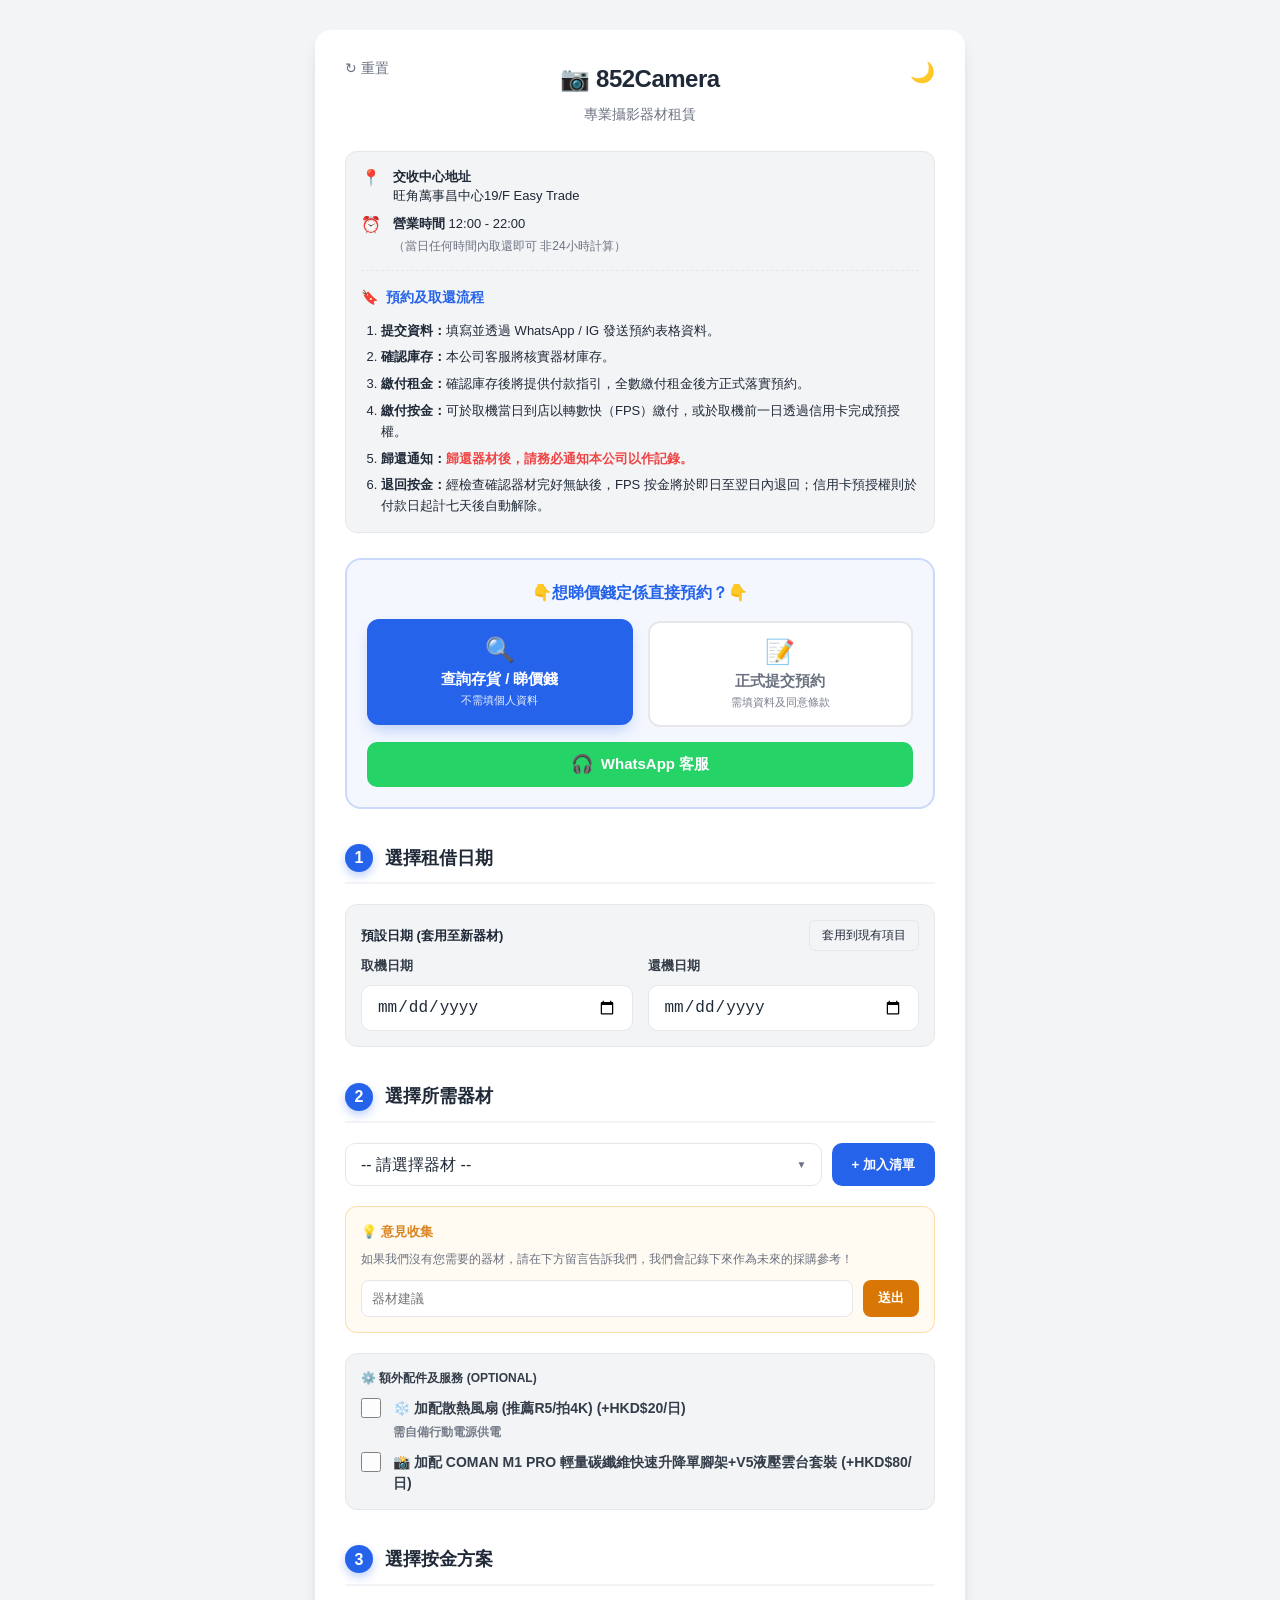
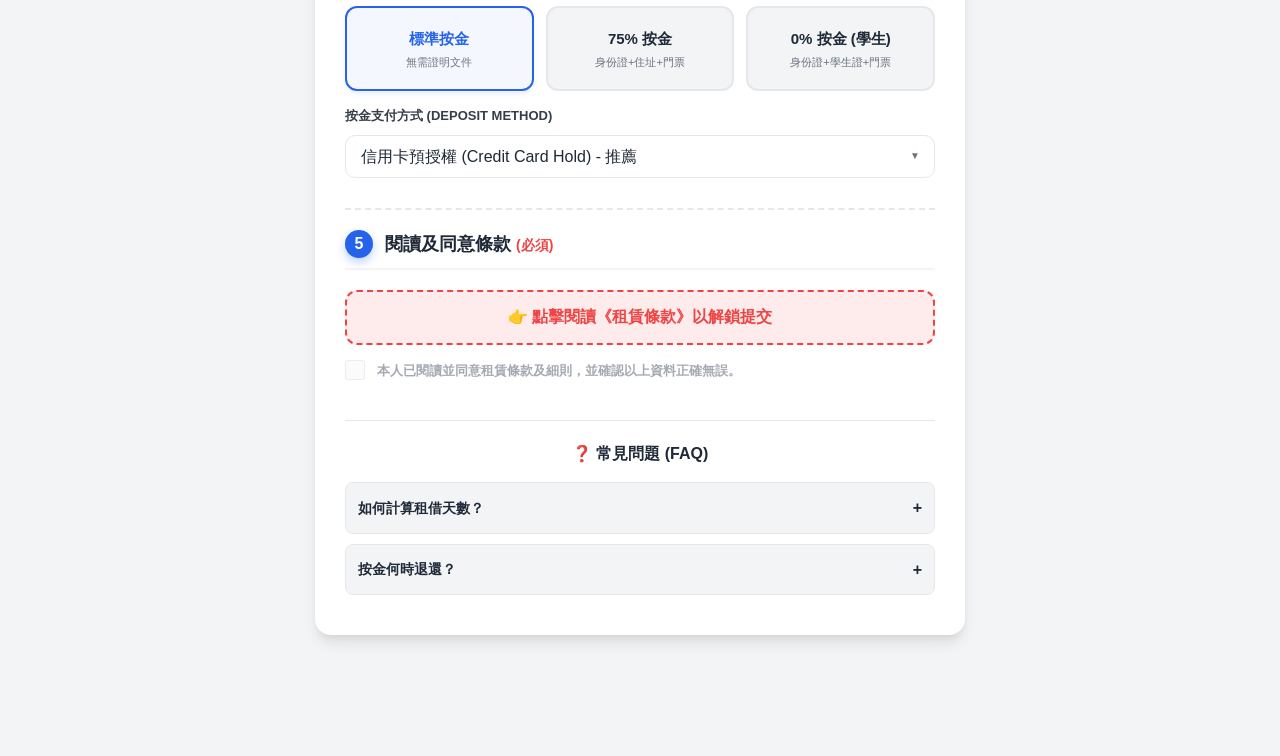
<file: index.html>
<!DOCTYPE html>
<html lang="zh-Hant">
<head>
  <meta charset="UTF-8" />
  <meta name="viewport" content="width=device-width, initial-scale=1.0, maximum-scale=1.0, user-scalable=no" />
  <title>852CAMERA 租借計算器</title>
  
  <link rel="stylesheet" href="css/style.css" />
</head>
<body>

  <div class="container">
    <button class="reset-btn" onclick="resetForm()" title="重置表格">↻ 重置</button>
    <button class="theme-toggle" onclick="toggleTheme()" title="切換深色模式"><span id="theme-icon">🌙</span></button>

    <header>
      <h2>📷 852Camera</h2>
      <div class="subtitle">專業攝影器材租賃</div>
    </header>

    <div class="shop-info">
        <div class="shop-info-row">
            <span class="shop-info-icon">📍</span>
            <div class="shop-info-text">
                <strong>交收中心地址</strong><br>
                旺角萬事昌中心19/F Easy Trade
            </div>
        </div>
        <div class="shop-info-row">
            <span class="shop-info-icon">⏰</span>
            <div class="shop-info-text">
                <strong>營業時間</strong> 12:00 - 22:00<br>
                <span class="shop-info-sub">（當日任何時間內取還即可 非24小時計算）</span>
            </div>
        </div>

        <div style="border-top: 1px dashed var(--border-color); margin-top: 15px; padding-top: 15px;">
            <div style="font-size: 14px; font-weight: 800; color: var(--primary-color); margin-bottom: 12px; display: flex; align-items: center; gap: 8px;">
                <span>🔖</span> 預約及取還流程
            </div>
            <ol style="margin: 0; padding-left: 20px; font-size: 13px; color: var(--text-main); line-height: 1.6;">
                <li style="margin-bottom: 6px;"><strong>提交資料：</strong>填寫並透過 WhatsApp / IG 發送預約表格資料。</li>
                <li style="margin-bottom: 6px;"><strong>確認庫存：</strong>本公司客服將核實器材庫存。</li>
                <li style="margin-bottom: 6px;"><strong>繳付租金：</strong>確認庫存後將提供付款指引，全數繳付租金後方正式落實預約。</li>
                <li style="margin-bottom: 6px;"><strong>繳付按金：</strong>可於取機當日到店以轉數快（FPS）繳付，或於取機前一日透過信用卡完成預授權。</li>
                <li style="margin-bottom: 6px;"><strong>歸還通知：</strong><span style="color: var(--danger-color); font-weight: bold;">歸還器材後，請務必通知本公司以作記錄。</span></li>
                <li><strong>退回按金：</strong>經檢查確認器材完好無缺後，FPS 按金將於即日至翌日內退回；信用卡預授權則於付款日起計七天後自動解除。</li>
            </ol>
        </div>
    </div>
    <div class="mode-container">
        <div class="mode-title">👇想睇價錢定係直接預約？👇</div>
        <div class="mode-selector">
            <button class="mode-btn active" onclick="setMode('inquiry')" id="btnModeInquiry">
                <span class="mode-btn-icon">🔍</span>
                <span class="mode-btn-title">查詢存貨 / 睇價錢</span>
                <span class="mode-btn-sub">不需填個人資料</span>
            </button>
            <button class="mode-btn" onclick="setMode('booking')" id="btnModeBooking">
                <span class="mode-btn-icon">📝</span>
                <span class="mode-btn-title">正式提交預約</span>
                <span class="mode-btn-sub">需填資料及同意條款</span>
            </button>
        </div>
        
        <button type="button" class="btn-main btn-whatsapp" onclick="window.open('https://api.whatsapp.com/send/?phone=85257409553', '_blank')" style="margin-top: 15px; min-height: 45px; flex-direction: row; justify-content: center; gap: 8px; padding: 10px;">
            <span style="font-size: 18px;">🎧</span>
            <span style="font-size: 15px; font-weight: 700;">WhatsApp 客服</span>
        </button>
    </div>
    
    <div class="step-header">
        <div class="step-number">1</div>
        <div class="step-title">選擇租借日期</div>
    </div>
    <div class="date-row">
      <div style="grid-column: 1/-1; display: flex; justify-content: space-between; align-items: center; margin-bottom: -10px;">
        <span style="font-size:13px; font-weight:600;">預設日期 (套用至新器材)</span>
        <button class="btn-sm" onclick="applyDatesToAll()">套用到現有項目</button>
      </div>
      <div class="form-group" style="margin-bottom:0;">
        <label for="startDate">取機日期</label>
        <input type="date" id="startDate" onchange="handleGlobalDateChange()" />
      </div>
      <div class="form-group" style="margin-bottom:0;">
        <label for="endDate">還機日期</label>
        <input type="date" id="endDate" onchange="calculatePrice()"/>
        
        <div class="quick-dates" id="quickDates" style="display:none;">
          <div class="chip" onclick="setQuickDate(1)">+1日</div>
          <div class="chip" onclick="setQuickDate(3)">+3日</div>
          <div class="chip" onclick="setQuickDate(5)">+5日</div>
          <div class="chip" onclick="setQuickDate(7)">+7日</div>
        </div>
      </div>
    </div>

    <div class="step-header">
        <div class="step-number">2</div>
        <div class="step-title">選擇所需器材</div>
    </div>
    <div class="form-group">
      <div class="product-selector-group">
        <div class="select-wrapper">
          <select id="productSelector">
            <option value="">-- 請選擇器材 --</option>
            </select>
        </div>
        <button type="button" class="btn-add" onclick="addProduct()">+ 加入清單</button>
      </div>
      <div id="selectedItemsList" class="selected-items-list" style="display:none;"></div>
    </div>

    <div style="background:rgba(245, 158, 11, 0.05); padding:15px; border-radius:12px; margin-bottom:20px; border:1px solid rgba(245, 158, 11, 0.3);">
        <label style="font-size:13px; margin-bottom:8px; color: #d97706; display: block; font-weight: bold;">
            💡 意見收集
        </label>
        <div style="font-size:12px; color:var(--text-muted); margin-bottom:12px; line-height: 1.4;">
            如果我們沒有您需要的器材，請在下方留言告訴我們，我們會記錄下來作為未來的採購參考！
        </div>
        
        <div style="display: flex; gap: 10px;">
            <input type="text" id="honeyPot" name="botcheck" style="display:none;" tabindex="-1" autocomplete="off">
            
            <input type="text" id="customWishlist" placeholder="器材建議" style="flex: 1; padding: 10px; font-size: 13px; border: 1px solid var(--border-color); border-radius: 8px; background: var(--card-bg); color: var(--text-main);">
            <button type="button" onclick="submitWishlist()" style="background: #d97706; color: white; border: none; padding: 0 15px; border-radius: 8px; cursor: pointer; font-weight: bold; font-size: 13px; white-space: nowrap; transition: var(--transition);">送出</button>
        </div>
        
        <div id="wishlistFeedback" style="display:none; font-size: 12px; color: var(--success-color); margin-top: 10px; font-weight: bold;">
            ✅ 感謝您的建議！我們已默默記錄下來了。
        </div>
    </div>
    
    <div style="background:var(--bg-color); padding:15px; border-radius:12px; margin-bottom:20px; border:1px solid var(--border-color);">
        <label style="font-size:12px; margin-bottom:10px;">⚙️ 額外配件及服務 (Optional)</label>
        <label class="checkbox-wrapper" style="align-items: flex-start; margin-bottom:10px;">
            <input type="checkbox" id="coolingFanToggle" onchange="calculatePrice()">
            <div>
                <span class="checkbox-text">❄️ 加配散熱風扇 (推薦R5/拍4K) (+HKD$20/日)</span>
                <span class="checkbox-subtext" style="color:var(--text-muted);">需自備行動電源供電</span>
            </div>
        </label>
        <label class="checkbox-wrapper" style="align-items: flex-start; margin-bottom:0;">
            <input type="checkbox" id="comanTripodToggle" onchange="calculatePrice()">
            <div>
                <span class="checkbox-text">📸 加配 COMAN M1 Pro 輕量碳纖維快速升降單腳架+V5液壓雲台套裝 (+HKD$80/日)</span>
            </div>
        </label>
    </div>
    <div class="step-header">
        <div class="step-number">3</div>
        <div class="step-title">選擇按金方案</div>
    </div>
    <div class="deposit-grid">
      <div class="deposit-card active" onclick="setDepositRate(1, this)" data-rate="1">
        <div class="dep-percent">標準按金</div>
        <div class="dep-desc">無需證明文件</div>
      </div>
      <div class="deposit-card" onclick="setDepositRate(0.75, this)" data-rate="0.75">
        <div class="dep-percent">75% 按金</div>
        <div class="dep-desc">身份證+住址+門票</div>
      </div>
      <div class="deposit-card" onclick="setDepositRate(0, this)" data-rate="0">
        <div class="dep-percent">0% 按金 (學生)</div>
        <div class="dep-desc">身份證+學生證+門票</div>
      </div>
    </div>
    
    <div class="form-group" id="depositPaymentGroup">
      <label>按金支付方式 (Deposit Method)</label>
      <div class="select-wrapper">
        <select id="depositPaymentMethod" onchange="calculatePrice()">
          <option value="Credit Card">信用卡預授權 (Credit Card Hold) - 推薦</option>
          <option value="FPS">FPS 轉數快 / 銀行轉帳</option>
        </select>
      </div>
    </div>

    <div id="step4Container" style="display:none; animation: fadeIn 0.4s ease;">
        <div class="step-header">
            <div class="step-number">4</div>
            <div class="step-title">填寫租用者資料</div>
        </div>
        <div class="deposit-note" style="margin-bottom: 15px;">
            ⚠️ 請確保資料填寫正確
        </div>
        <div class="form-group">
            <label>姓名</label>
            <input type="text" id="customerName" placeholder="輸入您的稱呼" oninput="validateBookingForm()">
        </div>
        <div class="form-group">
            <label>電郵</label>
            <input type="email" id="customerEmail" placeholder="example@email.com" oninput="validateBookingForm()">
            <div id="emailError" style="display:none; color: var(--danger-color); font-size: 12px; margin-top: 5px;">⚠️ 請輸入有效的電郵格式</div>
        </div>
        <div class="form-group">
            <label>取機人電話號碼</label>
            <input type="tel" id="customerPhone" placeholder="8位數字電話號碼" maxlength="8" oninput="this.value = this.value.replace(/\D/g,''); validateBookingForm()">
            <div id="phoneError" style="display:none; color: var(--danger-color); font-size: 12px; margin-top: 5px;">⚠️ 請輸入有效的8位數字</div>
        </div>
        <div class="form-group">
            <label>租金付款方式 (Rental Fee Payment)</label>
            <div class="select-wrapper">
                <select id="paymentMethod" onchange="validateBookingForm()">
                <option value="">-- 請選擇 --</option>
                <option value="FPS">FPS 轉數快</option>
                <option value="Alipay">AlipayHK</option>
                <option value="Credit Card">信用卡 (Credit Card)</option>
                </select>
            </div>
        </div>
    </div>

    <div id="result"></div>

    <div id="step5Container" style="display:none; animation: fadeIn 0.4s ease; margin-top: 30px; border-top: 2px dashed var(--border-color); padding-top:20px;">
        <div class="step-header" style="margin-top:0;">
            <div class="step-number">5</div>
            <div class="step-title">閱讀及同意條款 <span style="color:var(--danger-color); font-size:14px;">(必須)</span></div>
        </div>
        
        <button id="btnReadTNC" class="tnc-read-btn" onclick="openTermsModal(event)">
            👉 點擊閱讀《租賃條款》以解鎖提交
        </button>

        <label class="checkbox-wrapper" id="termsWrapper" style="opacity: 0.6; pointer-events: none;">
            <input type="checkbox" id="termsCheck" disabled onchange="validateBookingForm()">
            <span class="checkbox-text" style="font-size: 13px; font-weight:bold;">本人已閱讀並同意租賃條款及細則，並確認以上資料正確無誤。</span>
        </label>
    </div>

    <div class="btn-group" id="actionButtonsInquiry" style="display:none; margin-top: 20px;">
        <div class="deposit-note" id="inquiryValidationHint" style="margin-bottom: 15px; text-align:center;">
            請點擊閱讀上方《租賃條款》並勾選同意以解鎖查詢按鈕
        </div>
        <div class="btn-row">
            <button id="btnWhatsappInquiry" class="btn-main btn-whatsapp" disabled onclick="sendWhatsapp()">
              <span class="btn-icon">💬</span> 
              <div class="btn-content">
                  <span class="btn-title">WhatsApp 查詢</span>
                  <span class="btn-subtitle">直接傳送清單</span>
              </div>
            </button>
            <button id="btnCopyInquiry" class="btn-main btn-copy" disabled onclick="copyQuote(this)">
                <span class="btn-icon">📋</span>
                <div class="btn-content">
                    <span class="btn-title">複製清單 (IG)</span>
                    <span class="btn-subtitle">貼上至 IG DM 查詢</span>
                </div>
            </button>
        </div>
    </div>

    <div class="btn-group" id="actionButtonsBooking" style="display:none; margin-top: 20px;">
        <div class="deposit-note" id="bookingValidationHint" style="margin-bottom:0; text-align:center;">
            請完成上方進度要求以解鎖預約按鈕
        </div>
        <div class="btn-row">
            <button id="btnWhatsapp" class="btn-main btn-whatsapp" disabled onclick="sendWhatsapp()">
              <span class="btn-icon">💬</span> 
              <div class="btn-content">
                  <span class="btn-title">WhatsApp 預約</span>
                  <span class="btn-subtitle">直接傳送資料表</span>
              </div>
            </button>
            <button id="btnCopy" class="btn-main btn-copy" disabled onclick="copyQuote(this)">
                <span class="btn-icon">📋</span>
                <div class="btn-content">
                    <span class="btn-title">複製資料表 (IG)</span>
                    <span class="btn-subtitle">貼上至 IG DM 預約</span>
                </div>
            </button>
        </div>
    </div>

    <div class="faq-container">
        <div class="faq-title">❓ 常見問題 (FAQ)</div>
        <details>
            <summary>如何計算租借天數？</summary>
            <div class="faq-content">取機日當天不計算租金。例如：1號取機，3號還機，租期為2天。</div>
        </details>
        <details>
            <summary>按金何時退還？</summary>
            <div class="faq-content">還機後通知客服，檢查無誤後，FPS按金即日/+1日退還。信用卡預授權付款後7個工作天解除。</div>
        </details>
    </div>
  </div>
  
  <div id="stickyTotal" class="sticky-total">
      <div class="sticky-top-row">
          <div style="font-weight:bold; font-size:16px;">總計: <span id="stickyPrice" style="color:var(--primary-color)">$0</span></div>
          <div id="stickyGuidance" class="sticky-guidance-text"></div>
      </div>
      <div class="progress-container">
          <div id="progressBar" class="progress-bar"></div>
      </div>
  </div>
  
  <div id="toast" class="toast">訊息提示</div>

  <div id="termsModal" class="modal-overlay" onclick="closeTermsModal(event)">
      <div class="modal-content">
          <div class="modal-header">
              <h3>📜 租賃條款及細則</h3>
              <button class="close-modal" onclick="closeTermsModal(event)">×</button>
          </div>
          <div class="modal-body" id="modalTermsBody" onscroll="checkTermsScroll()">
              <h4>一、 預約、付款與取消政策</h4>
              <ul>
                  <li>預約一經確認及完成付款，所有已繳付之費用概不退還。</li>
                  <li>如承租人於提取器材時未能提供所需之按金，本公司有權取消交易，而已繳付之租金及相關費用將不予退還。</li>
              </ul>
              <h4>二、 按金政策</h4>
              <ul>
                  <li>如以信用卡繳付按金，該筆款項僅作信用額度預留（授權凍結），並不構成實際資金交易。若器材歸還後經檢查確認無誤，本公司將解除該預留額度。</li>
                  <li>如器材因人為因素導致損壞而需進行維修，本公司有權暫時扣留部分或全部按金，直至維修報價落實及維修工作完成，以作扣除相關費用之用。</li>
                  <li>歸還後確認器材狀況正常，按金會於歸還翌日內原路退回(FPS)/付款日七天自動解除(信用卡)。</li>
              </ul>
              <h4>三、 學生免按金優惠（如適用）</h4>
              <ul>
                  <li>申請人必須為承租人本人，並須提交印有有效日期且仍在有效期內之學生證正本+於租借期間內舉行之活動門票正本+身份證正本</li>
                  <li>本優惠僅適用於本地全日制之中學生及大專生（本科 Undergraduate 或以下級別）。</li>
                  <li>除當日租借外，免按金申請及相關證明文件必須於預計提取器材時間前至少二十四小時提交。逾期提交者，該申請將不獲受理，承租人必須繳付標準按金方可租用器材。</li>
              </ul>
              <h4>四、 器材提取與狀態確認</h4>
              <ul>
                  <li>承租人於提取器材時，有責任即場檢查器材之外觀及操作功能。器材一經提取，即代表承租人確認該器材處於正常運作及良好狀態。其後提出之任何損壞或故障，均將視作於租借期間發生。</li>
              </ul>
              <h4>五、 器材使用、損壞與賠償</h4>
              <ul>
                  <li>承租人於租借期間須妥善保管器材。如因人為疏忽、不當使用或意外導致任何器材或配件遺失或損壞，承租人須負上全部賠償責任。</li>
                  <li>若因人為損壞導致因維修而無法將該器材出租，承租人須賠償維修期間之營收損失。每日賠償金額將按該器材每天續租價錢計算。</li>
                  <li>遺失或損壞之賠償金額將根據本公司之最新價目表釐定；若屬價目表以外之損壞，則以官方或認可維修中心之維修報價為準。</li>
                  <li>如官方或認可維修中心未能肯定故障成因為自然損耗，將一律視為人為損壞。</li>
                  <li>如記憶卡出現讀取異常，承租人切勿擅自交由任何第三方進行數據修復或維修。否則將視同損壞記憶卡，承租人須按原價作出賠償。</li>
              </ul>
              <h4>🛠️ 器材損壞／遺失賠償價目表</h4>
              <ul>
                  <li>外觀出現任何大小花痕/凹痕 HKD$500-1000+</li>
                  <li>鏡頭玻璃出現任何大小花痕 HKD$5000+</li>
                  <li>遺失機身蓋/鏡頭蓋：HKD$500</li>
                  <li>遺失電池：HKD$800 / 充電火牛：HKD$500</li>
                  <li>記憶卡：HKD$350 (128GB) / $700 (256GB) / $1200 (CFB)</li>
                  <li>遺失/損毀其他配件: 視乎配件價值而定</li>
              </ul>
              <h4>六、 歸還與續租政策</h4>
              <ul>
                  <li>如需續租，承租人必須於原定租借期歸還日20:00前提出申請，並須獲本公司同意。</li>
                  <li>未經事先通知而延遲歸還者，本公司有權將其視作侵佔財產，並保留採取法律行動之權利。</li>
                  <li>逾期歸還之附加費，將按每延遲一天收取該器材之「首日租金」計算而非續租價錢。</li>
                  <li>如因逾期歸還導致影響後續租用預約，本公司保留追究相關賠償之權利。</li>
                  <li>承租人歸還器材時，設備電量必須保持在 80% 或以上。否則，將收取港幣$10 充電服務費。</li>
              </ul>
              <h4>七、 使用限制</h4>
              <ul>
                  <li>未經本公司事先書面同意，承租人絕對不得將器材轉租予任何第三方使用。</li>
              </ul>
              <h4>八、 間接損失免責與責任限制</h4>
              <ul>
                  <li>如器材於租借期間因自然老化或機件故障（非人為因素）而無法正常運作，本公司之最高賠償責任僅限於退回該器材受影響期間之租金。</li>
                  <li>本公司對承租人因器材故障、資料遺失或未能如期提取器材而導致之任何直接或間接損失（包括但不限於工作延誤、重拍費用、交通費、營業利潤或名譽損失等），概不負上任何法律及賠償責任。</li>
              </ul>
              <h4>九、 清潔與維護</h4>
              <ul>
                  <li>承租人須保持器材清潔。如器材於歸還時沾有嚴重污漬、沙泥、水分或異味，本公司有權向承租人收取額外之專業清潔費用（具體金額視乎情況而定）。</li>
              </ul>
              <h4>十、 免責聲明</h4>
              <ul>
                  <li>承租人歸還器材前，有責任確保已取回所有個人物品，並自行將器材內之記憶卡或儲存裝置格式化。</li>
                  <li>本公司對任何遺留在器材內之個人物品遺失或損壞，以及任何個人資料外洩，概不承擔任何法律責任。</li>
              </ul>
              <h4>十一、 適用法律及管轄權</h4>
              <ul>
                  <li>本條款及細則受香港特別行政區法律管轄，並按其解釋。如有任何爭議，本公司保留最終決定權。</li>
              </ul>
          
              <br><br><br>
              <div style="text-align:center; color:var(--text-muted); font-size:12px;">-- 滑動到底部以同意條款 --</div>
              <div id="scrollHint" class="scroll-hint">請向下捲動以閱讀完整條款 ⬇️</div>
          </div>
      </div>
  </div>

  <script src="js/data.js"></script>
  <script src="js/app.js"></script>
</body>
</html>
</file>
<file: css/style.css>
:root {
  --primary-color: #2563eb;
  --primary-hover: #1d4ed8;
  --bg-color: #f3f4f6;
  --card-bg: #ffffff;
  --text-main: #1f2937;
  --text-muted: #6b7280;
  --border-color: #e5e7eb;
  --success-color: #10b981;
  --success-hover: #059669;
  --whatsapp-color: #25D366;
  --whatsapp-hover: #128C7E;
  --danger-color: #ef4444;
  --instagram-gradient: linear-gradient(45deg, #f09433 0%, #e6683c 25%, #dc2743 50%, #cc2366 75%, #bc1888 100%);
  --radius: 16px;
  --shadow: 0 10px 15px -3px rgba(0, 0, 0, 0.1), 0 4px 6px -2px rgba(0, 0, 0, 0.05);
  --transition: all 0.2s ease;
}

[data-theme="dark"] {
  --bg-color: #111827;
  --card-bg: #1f2937;
  --text-main: #f9fafb;
  --text-muted: #9ca3af;
  --border-color: #374151;
  --shadow: 0 10px 15px -3px rgba(0, 0, 0, 0.5);
}

*, *::before, *::after { box-sizing: border-box; }

body {
  font-family: -apple-system, BlinkMacSystemFont, "Segoe UI", Roboto, Helvetica, Arial, sans-serif;
  margin: 0;
  padding: 20px;
  padding-bottom: 120px;
  background-color: var(--bg-color);
  color: var(--text-main);
  min-height: 100vh;
  display: flex;
  justify-content: center;
  align-items: flex-start;
  transition: background-color 0.3s ease, color 0.3s ease;
  line-height: 1.6;
}

.container {
  width: 100%;
  max-width: 650px;
  background: var(--card-bg);
  padding: 30px;
  border-radius: var(--radius);
  box-shadow: var(--shadow);
  margin-top: 10px;
  position: relative;
  transition: background-color 0.3s ease;
}

@media (max-width: 480px) {
  body { padding: 10px 10px 110px 10px; }
  .container { padding: 20px 15px; width: 100%; }
  h2 { font-size: 20px; }
  .date-row { grid-template-columns: 1fr !important; gap: 10px; }
}

.theme-toggle, .reset-btn {
  position: absolute;
  top: 25px;
  background: none;
  border: none;
  cursor: pointer;
  color: var(--text-muted);
  display: flex;
  align-items: center;
}
.theme-toggle { right: 25px; font-size: 20px; padding: 5px; border-radius: 50%; justify-content: center; }
.reset-btn { left: 25px; font-size: 14px; gap: 4px; padding: 5px; }
.theme-toggle:hover { background-color: rgba(0,0,0,0.05); color: var(--primary-color); }
.reset-btn:hover { color: var(--danger-color); text-decoration: underline; }

header { text-align: center; margin-bottom: 25px; }
h2 { margin: 0; font-size: 24px; color: var(--text-main); font-weight: 800; letter-spacing: -0.5px; }
.subtitle { font-size: 14px; color: var(--text-muted); margin-top: 5px; }

.shop-info {
    background: var(--bg-color); border: 1px solid var(--border-color);
    border-radius: 12px; padding: 15px; margin-bottom: 25px; font-size: 13px;
}
.shop-info-row { display: flex; gap: 12px; margin-bottom: 8px; align-items: flex-start; }
.shop-info-row:last-child { margin-bottom: 0; }
.shop-info-icon { font-size: 16px; line-height: 1.4; flex-shrink: 0; }
.shop-info-text { color: var(--text-main); line-height: 1.5; }
.shop-info-sub { color: var(--text-muted); font-size: 12px; display: block; margin-top: 4px; }

.mode-container {
    background: rgba(37, 99, 235, 0.05);
    border: 2px solid rgba(37, 99, 235, 0.2);
    border-radius: 16px;
    padding: 20px;
    margin-bottom: 30px;
}
.mode-title {
    text-align: center;
    font-size: 16px;
    font-weight: 800;
    color: var(--primary-color);
    margin-bottom: 15px;
}
.mode-selector {
    display: flex;
    gap: 15px;
}
.mode-btn {
    flex: 1;
    padding: 15px 10px;
    border: 2px solid var(--border-color);
    border-radius: 12px;
    background: var(--card-bg);
    color: var(--text-muted);
    cursor: pointer;
    transition: var(--transition);
    display: flex;
    flex-direction: column;
    align-items: center;
    gap: 4px;
    position: relative;
}
.mode-btn:hover { border-color: #93c5fd; }
.mode-btn.active {
    background: var(--primary-color);
    color: white;
    border-color: var(--primary-color);
    box-shadow: 0 8px 16px -4px rgba(37, 99, 235, 0.3);
    transform: translateY(-2px);
}
.mode-btn-icon { font-size: 24px; margin-bottom: 2px; }
.mode-btn-title { font-size: 15px; font-weight: 800; }
.mode-btn-sub { font-size: 11px; font-weight: normal; opacity: 0.9; }

.step-header {
    display: flex; align-items: center; gap: 12px;
    margin: 35px 0 20px; border-bottom: 2px solid var(--bg-color); padding-bottom: 10px;
}
.step-number {
    background: var(--primary-color); color: white;
    width: 28px; height: 28px; border-radius: 50%;
    display: flex; align-items: center; justify-content: center;
    font-size: 16px; font-weight: 900; flex-shrink: 0;
    box-shadow: 0 4px 10px rgba(37, 99, 235, 0.3);
}
.step-title { font-size: 18px; font-weight: 800; color: var(--text-main); }

.form-group { margin-bottom: 20px; }
label { font-size: 13px; font-weight: 600; margin-bottom: 8px; display: block; color: var(--text-main); opacity: 0.9; text-transform: uppercase; }

.product-selector-group { display: flex; gap: 10px; align-items: stretch; }
.btn-add { background-color: var(--primary-color); color: white; border: none; padding: 0 20px; border-radius: 10px; font-weight: 600; cursor: pointer; transition: var(--transition); white-space: nowrap; }
.btn-add:hover { background-color: var(--primary-hover); }

.selected-items-list { margin-top: 15px; display: flex; flex-direction: column; gap: 15px; }
.selected-item { display: flex; flex-direction: column; background: var(--bg-color); padding: 15px; border-radius: 12px; border: 1px solid var(--border-color); animation: fadeIn 0.3s ease; position: relative; gap: 10px; }
.item-header { display: flex; justify-content: space-between; align-items: flex-start; width: 100%; padding-right: 25px; }
.item-name { font-size: 15px; font-weight: 700; color: var(--text-main); line-height: 1.4; }

.item-dates-row { display: grid; grid-template-columns: 1fr 1fr; gap: 12px; width: 100%; background: rgba(0,0,0,0.03); padding: 10px; border-radius: 8px; }
.item-date-group { display: flex; flex-direction: column; gap: 4px; }
.item-date-label { font-size: 11px; color: var(--text-muted); font-weight: 600; }
.item-date-input { width: 100%; padding: 8px 10px; font-size: 14px; border: 1px solid var(--border-color); border-radius: 6px; background: var(--card-bg); }

.item-footer { display: flex; justify-content: space-between; align-items: flex-end; width: 100%; border-top: 1px dashed var(--border-color); padding-top: 10px; flex-wrap: wrap; gap: 5px; }
.item-price { font-size: 16px; font-weight: 700; color: var(--primary-color); }
.item-deposit { font-size: 12px; color: var(--text-muted); }

.btn-remove { background: none; border: none; color: var(--text-muted); cursor: pointer; padding: 5px; font-size: 20px; line-height: 1; border-radius: 50%; transition: var(--transition); position: absolute; top: 10px; right: 10px; width: 30px; height: 30px; display: flex; align-items: center; justify-content: center; }
.btn-remove:hover { color: var(--danger-color); background: rgba(239, 68, 68, 0.1); }

.date-row { display: grid; grid-template-columns: 1fr 1fr; gap: 15px; background: var(--bg-color); padding: 15px; border-radius: 12px; margin-bottom: 20px; border: 1px solid var(--border-color); }

select, input[type="date"], input[type="text"], input[type="email"], input[type="tel"] { width: 100%; padding: 12px 15px; font-size: 16px; border: 1px solid var(--border-color); border-radius: 10px; background-color: var(--card-bg); transition: var(--transition); appearance: none; -webkit-appearance: none; color: var(--text-main); }
.select-wrapper { position: relative; width: 100%; }
.select-wrapper::after { content: "▼"; font-size: 10px; color: var(--text-muted); position: absolute; right: 15px; top: 50%; transform: translateY(-50%); pointer-events: none; }
select:focus, input:focus { outline: none; border-color: var(--primary-color); box-shadow: 0 0 0 3px rgba(37, 99, 235, 0.15); }

.quick-dates { display: flex; gap: 8px; margin-top: 8px; flex-wrap: wrap; }
.chip { background: var(--card-bg); border: 1px solid var(--border-color); color: var(--text-muted); padding: 6px 12px; border-radius: 20px; font-size: 12px; font-weight: 500; cursor: pointer; transition: var(--transition); user-select: none; }
.chip:hover { background: var(--primary-color); color: white; border-color: var(--primary-color); }
.chip:active { transform: scale(0.95); }

.deposit-grid { display: grid; grid-template-columns: repeat(3, 1fr); gap: 12px; margin-bottom: 15px; }
@media (max-width: 600px) { .deposit-grid { grid-template-columns: 1fr; } }
.deposit-card { background: var(--bg-color); border: 2px solid var(--border-color); border-radius: 12px; padding: 15px 10px; text-align: center; cursor: pointer; transition: all 0.2s ease; display: flex; flex-direction: column; justify-content: center; align-items: center; min-height: 85px; }
.deposit-card:hover { border-color: #93c5fd; }
.deposit-card.active { border-color: var(--primary-color); background-color: rgba(37, 99, 235, 0.05); box-shadow: 0 4px 6px -1px rgba(37, 99, 235, 0.1); }
.dep-percent { font-size: 15px; font-weight: 800; color: var(--text-main); margin-bottom: 4px; }
.deposit-card.active .dep-percent { color: var(--primary-color); }
.dep-desc { font-size: 11px; color: var(--text-muted); line-height: 1.3; }

.deposit-note { font-size: 13px; color: var(--danger-color); background: rgba(239, 68, 68, 0.05); padding: 12px; border-radius: 8px; border: 1px dashed rgba(239, 68, 68, 0.2); margin-bottom: 25px; text-align: left; line-height: 1.6; }

.btn-group { display: grid; gap: 12px; margin-top: 20px; }
.btn-row { display: grid; grid-template-columns: 1fr 1fr; gap: 12px; }

button.btn-main { width: 100%; padding: 12px; border: none; border-radius: 10px; cursor: pointer; transition: var(--transition); display: flex; justify-content: center; align-items: center; gap: 10px; text-align: left; min-height: 60px; }
.btn-content { display: flex; flex-direction: column; justify-content: center; line-height: 1.2; }
.btn-title { font-size: 16px; font-weight: 700; display: block; }
.btn-subtitle { font-size: 11px; opacity: 0.85; font-weight: 400; display: block; margin-top: 2px; }
button.btn-sm { padding: 6px 12px; font-size: 12px; border-radius: 6px; background-color: var(--bg-color); color: var(--text-main); border: 1px solid var(--border-color); cursor: pointer; }
button.btn-sm:hover { background-color: var(--border-color); }
button.btn-main:hover:not(:disabled) { transform: translateY(-1px); box-shadow: 0 4px 12px rgba(0,0,0,0.1); }
button.btn-main:disabled { background: var(--border-color) !important; cursor: not-allowed; transform: none; box-shadow: none; opacity: 0.6; color: var(--text-muted) !important; }

.btn-whatsapp { background-color: var(--whatsapp-color); color: white; }
.btn-whatsapp:hover:not(:disabled) { background-color: var(--whatsapp-hover); }
.btn-copy { background: var(--instagram-gradient); color: white; border: none; }
.btn-copy:hover:not(:disabled) { opacity: 0.95; box-shadow: 0 4px 12px rgba(220, 39, 67, 0.25); }
.btn-icon { font-size: 24px; }

.tnc-read-btn {
    width: 100%; background: rgba(239, 68, 68, 0.1); color: var(--danger-color);
    border: 2px dashed var(--danger-color); padding: 15px; border-radius: 12px;
    font-size: 16px; font-weight: bold; cursor: pointer; transition: all 0.3s;
    margin-bottom: 15px; display: flex; justify-content: center; align-items: center; gap: 8px;
}
.tnc-read-btn:hover { background: rgba(239, 68, 68, 0.2); }
.tnc-read-btn.done { background: rgba(16, 185, 129, 0.1); color: var(--success-color); border-color: var(--success-color); }

#result { margin-top: 30px; border-top: 2px dashed var(--border-color); padding-top: 20px; display: none; animation: fadeIn 0.4s ease forwards; }
@keyframes fadeIn { from { opacity: 0; transform: translateY(10px); } to { opacity: 1; transform: translateY(0); } }

.result-header { display: flex; justify-content: space-between; align-items: center; margin-bottom: 20px; flex-wrap: wrap; gap: 10px; }
.result-days { font-weight: 600; color: var(--text-main); font-size: 16px; }
.price-tag { font-size: 32px; font-weight: 800; color: var(--primary-color); letter-spacing: -1px; }

.info-card { background: var(--bg-color); padding: 15px; border-radius: 8px; margin-bottom: 12px; display: flex; gap: 12px; align-items: flex-start; border: 1px solid var(--border-color); }
.info-icon { font-size: 20px; padding-top: 2px; }
.info-content { flex: 1; }
.info-title { font-weight: 700; color: var(--text-main); margin-bottom: 4px; font-size: 14px; }
.info-desc { font-size: 13px; color: var(--text-muted); line-height: 1.4; }

.breakdown-section { margin: 15px 0; }
.breakdown-toggle { font-size: 13px; color: var(--text-muted); cursor: pointer; display: flex; align-items: center; gap: 5px; padding: 10px 0; }
.breakdown-toggle:hover { color: var(--primary-color); }
.breakdown-list { display: none; background: var(--bg-color); border-radius: 8px; padding: 15px; margin-top: 5px; max-height: 250px; overflow-y: auto; }
.breakdown-list.open { display: block; }
.breakdown-item { display: flex; justify-content: space-between; font-size: 13px; padding: 8px 0; border-bottom: 1px solid var(--border-color); color: var(--text-main); align-items: center; }
.breakdown-item:last-child { border-bottom: none; }
.badge { font-size: 10px; background: var(--border-color); color: var(--text-muted); padding: 2px 6px; border-radius: 4px; margin-left: 5px; text-transform: uppercase; }
.badge.holiday { background: #fee2e2; color: #dc2626; }

.toast { visibility: hidden; min-width: 200px; margin-left: -100px; background-color: #333; color: #fff; text-align: center; border-radius: 50px; padding: 12px 20px; position: fixed; z-index: 1000; left: 50%; bottom: 30px; font-size: 14px; font-weight: 500; box-shadow: 0 4px 12px rgba(0,0,0,0.15); opacity: 0; transition: opacity 0.3s, bottom 0.3s ease-in-out; }
.toast.show { visibility: visible; opacity: 1; bottom: 100px; }
.toast.success { background-color: var(--success-color); }
.toast.error { background-color: var(--danger-color); }

.checkbox-wrapper { display: flex; align-items: center; gap: 12px; margin-bottom: 15px; cursor: pointer; position: relative; }
.checkbox-wrapper input { width: 20px; height: 20px; margin: 0; flex-shrink: 0; }
.checkbox-wrapper input:disabled { cursor: not-allowed; opacity: 0.6; }
.checkbox-wrapper input:disabled + .checkbox-text, .checkbox-wrapper input:disabled + div .checkbox-text { color: var(--text-muted); cursor: not-allowed; }
.checkbox-text { font-size: 14px; color: var(--text-main); line-height: 1.5; display: block; }
.checkbox-subtext { font-size: 12px; color: var(--text-muted); display: block; margin-top: 4px; }

.faq-container { margin-top: 40px; border-top: 1px solid var(--border-color); padding-top: 20px; }
.faq-title { font-size: 16px; font-weight: 700; margin-bottom: 15px; color: var(--text-main); text-align: center; }
details { margin-bottom: 10px; border: 1px solid var(--border-color); border-radius: 8px; background: var(--bg-color); }
summary { padding: 12px; cursor: pointer; font-size: 14px; font-weight: 600; outline: none; list-style: none; display: flex; justify-content: space-between; align-items: center; }
summary::after { content: '+'; font-size: 16px; }
details[open] summary::after { content: '-'; }
.faq-content { padding: 0 12px 12px; font-size: 13px; line-height: 1.5; color: var(--text-muted); border-top: 1px dashed var(--border-color); margin-top: 5px; padding-top: 10px; }

/* STICKY PROGRESS BAR STYLES */
.sticky-total { 
    position: fixed; bottom: 0; left: 0; width: 100%; 
    background: var(--card-bg); border-top: 1px solid var(--border-color); 
    padding: 15px 20px; box-shadow: 0 -4px 10px rgba(0,0,0,0.05); 
    display: none; z-index: 900; 
    flex-direction: column; gap: 10px; 
}
.sticky-total.visible { display: flex; }
.sticky-top-row { display: flex; justify-content: space-between; align-items: center; width: 100%; }
.sticky-guidance-text { font-size: 13px; font-weight: 700; color: var(--text-muted); text-align: right; transition: color 0.3s; }
.progress-container { width: 100%; height: 6px; background: var(--border-color); border-radius: 4px; overflow: hidden; }
.progress-bar { height: 100%; width: 0%; background: var(--primary-color); transition: width 0.4s ease, background-color 0.4s ease; border-radius: 4px; }

.modal-overlay { display: none; position: fixed; top: 0; left: 0; width: 100%; height: 100%; background: rgba(0,0,0,0.5); z-index: 2000; align-items: center; justify-content: center; backdrop-filter: blur(2px); }
.modal-overlay.show { display: flex; }
.modal-content { background: var(--card-bg); width: 90%; max-width: 500px; max-height: 80vh; border-radius: 12px; overflow: hidden; display: flex; flex-direction: column; box-shadow: 0 10px 25px rgba(0,0,0,0.2); }
.modal-header { padding: 15px 20px; border-bottom: 1px solid var(--border-color); display: flex; justify-content: space-between; align-items: center; }
.modal-header h3 { margin: 0; font-size: 18px; color: var(--text-main); }
.close-modal { background: none; border: none; font-size: 24px; cursor: pointer; color: var(--text-muted); padding: 0; line-height: 1; }
.modal-body { padding: 20px; overflow-y: auto; font-size: 14px; line-height: 1.6; color: var(--text-main); position: relative; }
.modal-body ul { padding-left: 20px; margin: 10px 0; }
.modal-body li { margin-bottom: 8px; }
.scroll-hint { background: #f3f4f6; color: var(--text-muted); text-align: center; padding: 12px; font-size: 13px; font-weight: 600; border-top: 1px solid var(--border-color); position: sticky; bottom: 0; margin: 0 -20px -20px -20px; transition: background-color 0.3s; }
.scroll-hint.done { background: var(--success-color); color: white; }

@media print {
    body { background: white; padding: 0; color: black; }
    .container { box-shadow: none; border: none; max-width: 100%; margin: 0; padding: 0; }
    .theme-toggle, .reset-btn, .btn-group, .sticky-total, .faq-container, .btn-add, .btn-remove, .mode-container, .step-number { display: none !important; }
    input, select { border: none; background: none; padding: 0; font-weight: bold; -webkit-appearance: none; }
    .select-wrapper::after { display: none; }
    #result { display: block !important; border-top: 2px solid #000; }
    .price-tag { color: #000; }
    .info-card { border: 1px solid #ccc; }
    .shop-info { border: 1px solid #000; }
}
</file>
